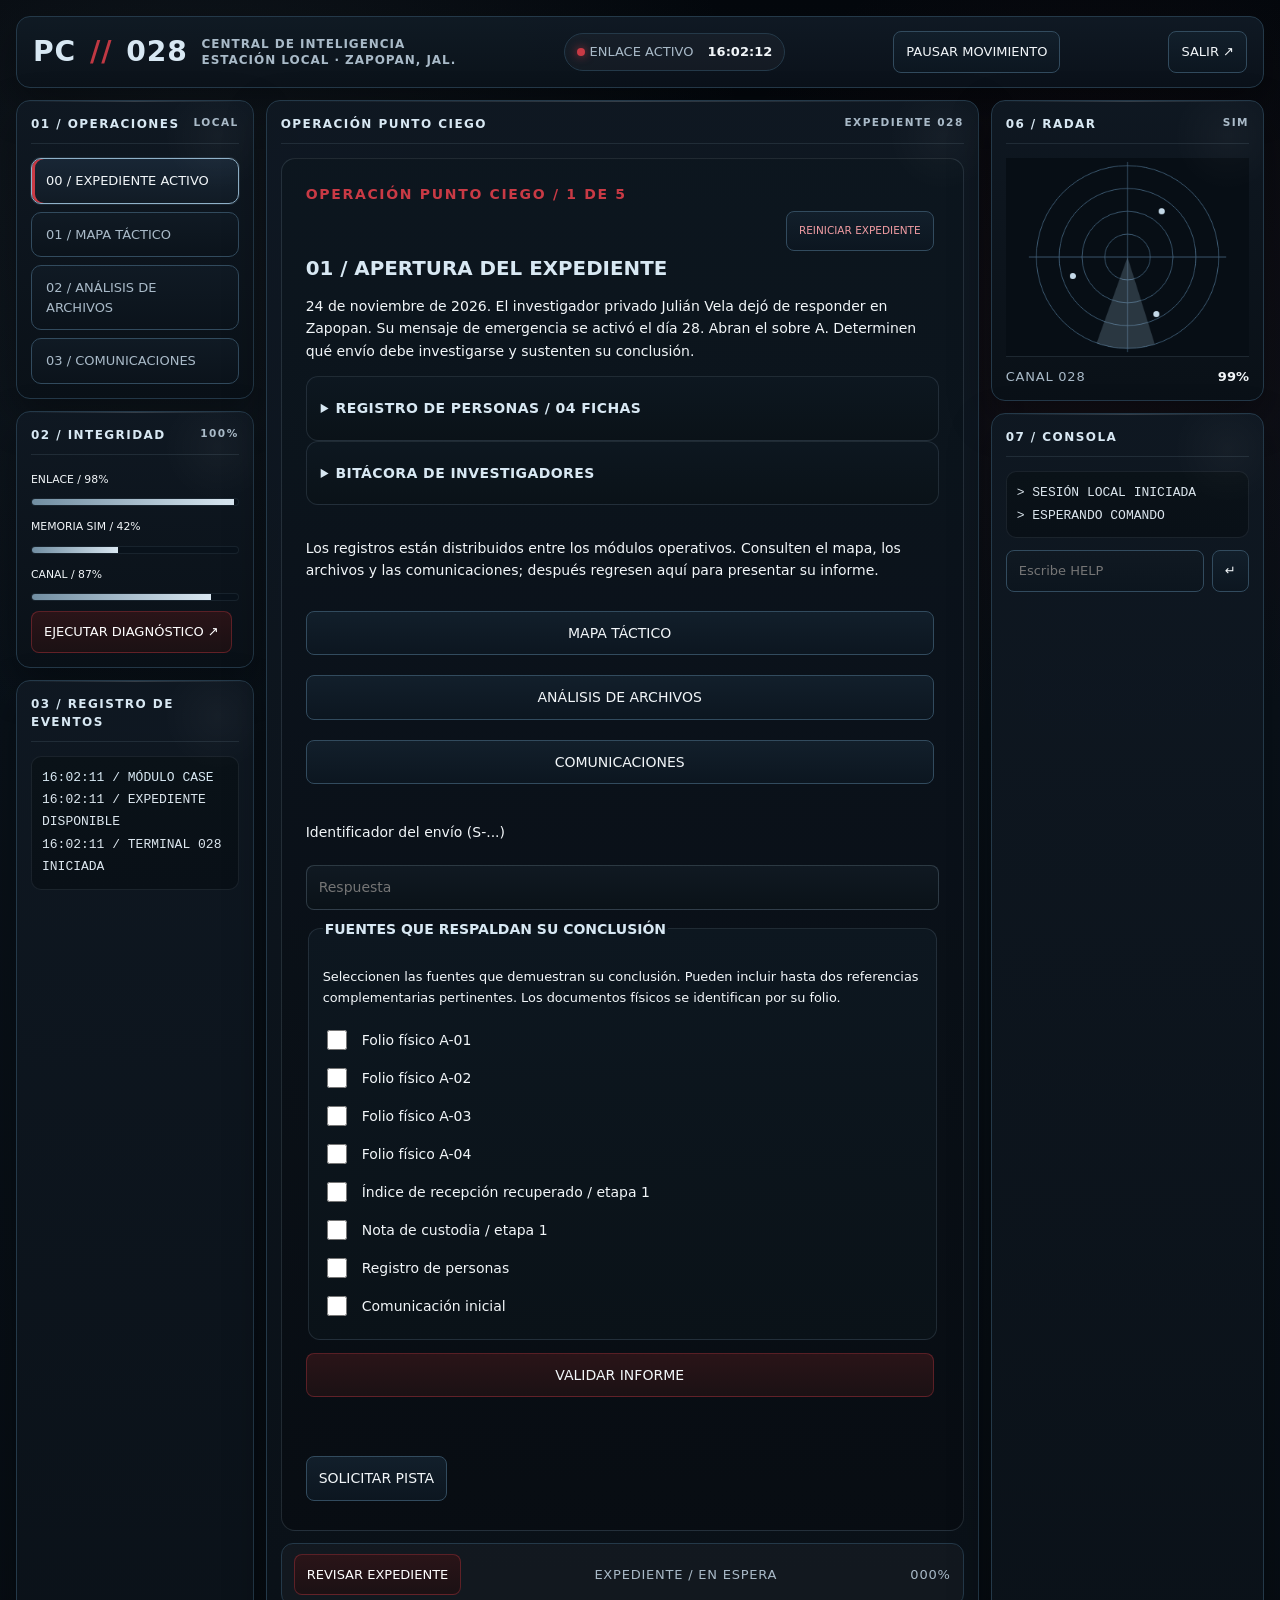
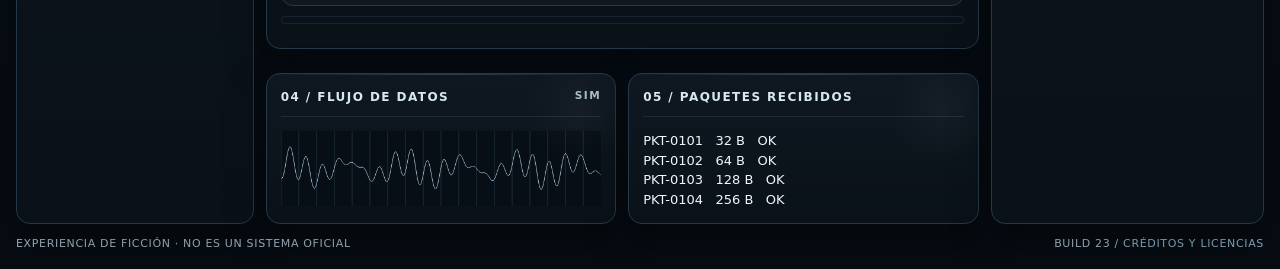
<file: punto-ciego/index.html>
<!doctype html><html lang="es"><head><meta charset="utf-8"><meta name="viewport" content="width=device-width,initial-scale=1"><title>Operación Punto Ciego</title><link rel="stylesheet" href="interface.css?v=23"></head><body><main><header><div class="brand">PC<span>//</span>028 <small>CENTRAL DE INTELIGENCIA<br>ESTACIÓN LOCAL · ZAPOPAN, JAL.</small></div><div class="live"><i></i> ENLACE ACTIVO <b id="clock"></b></div><button id="motion">PAUSAR MOVIMIENTO</button><button id="exit">SALIR ↗</button></header><div class="dashboard"><aside class="stack"><section class="panel"><h2>01 / OPERACIONES <span>LOCAL</span></h2><nav><button data-mode="case" class="active">00 / EXPEDIENTE ACTIVO</button><button data-mode="map" >01 / MAPA TÁCTICO</button><button data-mode="scan">02 / ANÁLISIS DE ARCHIVOS</button><button data-mode="comms">03 / COMUNICACIONES</button></nav></section><section class="panel"><h2>02 / INTEGRIDAD <span id="health">100%</span></h2><div id="meters"></div><button id="scan">EJECUTAR DIAGNÓSTICO ↗</button></section><section class="panel flex"><h2>03 / REGISTRO DE EVENTOS</h2><div id="log" aria-live="polite"></div></section></aside><section class="stack center"><div class="panel hero"><h2>OPERACIÓN PUNTO CIEGO <span>EXPEDIENTE 028</span></h2><div class="workspace" id="workspace"><div id="mapviewport" hidden><canvas id="map" width="1100" height="650" aria-label="Mapa tridimensional esquemático de sectores"></canvas><div id="maptag">MODELO TERRITORIAL 3D / SECTORES</div><div id="maptools"><button id="zoomIn" aria-label="Acercar">+</button><button id="zoomOut" aria-label="Alejar">−</button><button id="rotateLeft" aria-label="Girar a la izquierda">↶</button><button id="rotateRight" aria-label="Girar a la derecha">↷</button><button id="reset">CENTRAR</button></div><div id="maphud"><div id="maphint">VISTA AÉREA · ARRASTRA PARA ROTAR</div><div id="mapcoords">AZ −17° / EL 52° / 100%</div></div></div><div id="detail">SELECCIONA UN NODO PARA INSPECCIONARLO</div><section id="nodepanel" hidden aria-label="Registros del nodo"><div id="nodebuttons"></div><div id="nodefiles" aria-live="polite"></div></section><div id="content" hidden></div></div><div class="toolbar"><button id="action">INICIAR BARRIDO</button><span id="modeStatus">MAPA / EN ESPERA</span><span id="progressText">000%</span></div><div class="track"><i id="progress"></i></div></div><div class="lower"><section class="panel"><h2>04 / FLUJO DE DATOS <span>SIM</span></h2><canvas id="wave" width="540" height="125"></canvas></section><section class="panel"><h2>05 / PAQUETES RECIBIDOS</h2><div id="packets"></div></section></div></section><aside class="stack"><section class="panel"><h2>06 / RADAR <span>SIM</span></h2><canvas id="radar" width="320" height="260"></canvas><div class="readout"><span>CANAL 028</span><b id="signal">98%</b></div></section><section class="panel flex"><h2>07 / CONSOLA</h2><div id="terminal">&gt; SESIÓN LOCAL INICIADA<br>&gt; ESPERANDO COMANDO</div><form id="command"><input id="cmd" placeholder="Escribe HELP" aria-label="Comando de prueba" autocomplete="off"><button>↵</button></form></section></aside></div><footer>EXPERIENCIA DE FICCIÓN · NO ES UN SISTEMA OFICIAL <span>BUILD 23 / <a href="creditos.html" target="_blank" rel="noopener noreferrer">CRÉDITOS Y LICENCIAS</a></span></footer></main><script src="media.js?v=23"></script><script src="profiles.js?v=23"></script><script src="scenes.js?v=23"></script><script src="case.js?v=23"></script><script src="map3d.js?v=23"></script><script src="interface.js?v=23"></script></body></html>
</file>
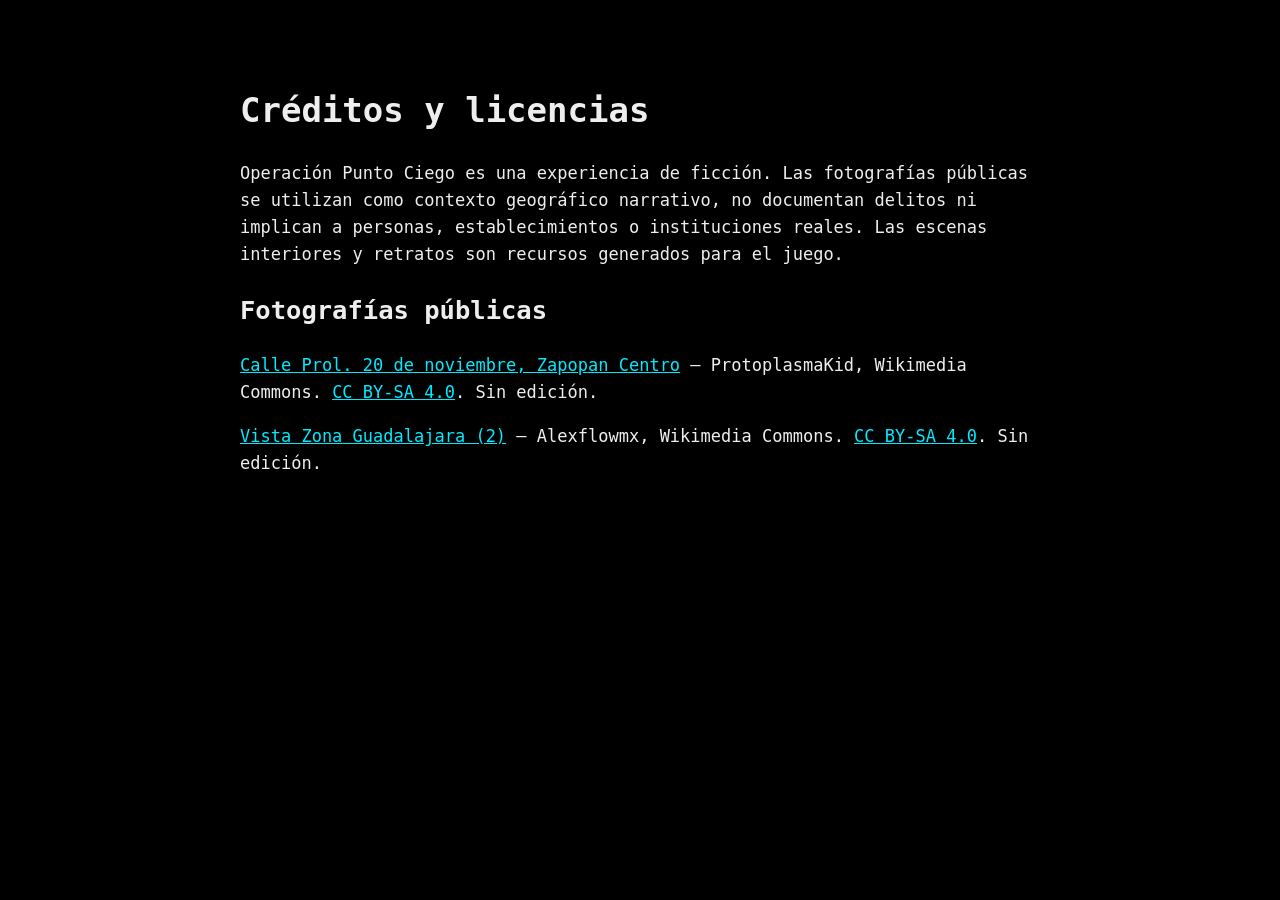
<file: punto-ciego/creditos.html>
<!doctype html><html lang="es"><meta charset="utf-8"><meta name="viewport" content="width=device-width,initial-scale=1"><title>Créditos y licencias</title><style>body{background:#000;color:#eee;font:17px/1.6 monospace;max-width:800px;margin:40px auto;padding:20px}a{color:#00eaff}</style><h1>Créditos y licencias</h1><p>Operación Punto Ciego es una experiencia de ficción. Las fotografías públicas se utilizan como contexto geográfico narrativo, no documentan delitos ni implican a personas, establecimientos o instituciones reales. Las escenas interiores y retratos son recursos generados para el juego.</p><h2>Fotografías públicas</h2><p><a href="https://commons.wikimedia.org/wiki/File:Calle_Prol._20_de_noviembre,_Zapopan_Centro.jpg">Calle Prol. 20 de noviembre, Zapopan Centro</a> — ProtoplasmaKid, Wikimedia Commons. <a href="https://creativecommons.org/licenses/by-sa/4.0/">CC BY-SA 4.0</a>. Sin edición.</p><p><a href="https://commons.wikimedia.org/wiki/File:Vista_Zona_Guadalajara_(2).jpg">Vista Zona Guadalajara (2)</a> — Alexflowmx, Wikimedia Commons. <a href="https://creativecommons.org/licenses/by-sa/4.0/">CC BY-SA 4.0</a>. Sin edición.</p></html>
</file>
<file: punto-ciego/interface.css>
:root{
  --bg:#071018;
  --bg2:#0a141d;
  --panel:#0d1721;
  --panel2:#101d28;
  --panel3:#132230;
  --line:#243949;
  --line2:#324b5e;
  --text:#f2f6f9;
  --muted:#a9bac8;
  --muted2:#8297a8;
  --steel:#6f8ea5;
  --accent:#8fb1c9;
  --accent-strong:#d8e8f3;
  --alert:#c93a45;
  --alert-soft:#842b33;
  --ok:#9eb6c6;
  --warn:#e0d4b1;
  --shadow:0 16px 40px rgba(0,0,0,.34);
}
*{box-sizing:border-box}
html,body{min-height:100%}
body{
  margin:0;
  color:var(--text);
  font:clamp(13px,.92vw,16px)/1.5 Inter,ui-sans-serif,system-ui,-apple-system,"Segoe UI",Roboto,Arial,sans-serif;
  background:
    radial-gradient(circle at 15% 10%,rgba(120,145,165,.10),transparent 28%),
    radial-gradient(circle at 85% 18%,rgba(180,60,74,.08),transparent 22%),
    linear-gradient(180deg,#04080d,#091119 38%,#060c12 100%);
}
main{padding:16px;max-width:2200px;margin:auto}
button,input,textarea{font:inherit}
button,input{
  color:var(--text);
  background:linear-gradient(180deg,#121f2b,#0c1620);
  border:1px solid var(--line2);
  padding:10px 12px;
  min-height:40px;
  border-radius:8px;
}
button{cursor:pointer;transition:background .18s,border-color .18s,transform .18s,box-shadow .18s,color .18s}
button:hover,button:focus-visible,button.active{
  background:linear-gradient(180deg,#182635,#111b25);
  border-color:var(--accent);
  box-shadow:0 0 0 1px rgba(157,185,206,.18),0 8px 20px rgba(0,0,0,.25);
}
button:active{transform:translateY(1px)}
button:disabled{opacity:.58;cursor:wait;box-shadow:none}
button:focus-visible,input:focus-visible,textarea:focus-visible,summary:focus-visible{outline:2px solid var(--accent-strong);outline-offset:3px}
header,footer,.toolbar,.readout{display:flex;align-items:center;justify-content:space-between;gap:12px}
header{
  margin-bottom:12px;
  padding:14px 16px;
  border:1px solid var(--line);
  border-radius:14px;
  background:linear-gradient(180deg,rgba(16,26,36,.96),rgba(11,18,26,.96));
  box-shadow:var(--shadow);
}
.brand{
  font-size:clamp(25px,2.2vw,42px);
  font-weight:800;
  color:var(--accent-strong);
  display:flex;
  align-items:center;
  gap:14px;
  letter-spacing:.03em;
}
.brand span{color:var(--alert);opacity:.95}
.brand small{
  font-size:12px;
  font-weight:600;
  line-height:1.35;
  color:var(--muted);
  letter-spacing:.08em;
  text-transform:uppercase;
}
.live{
  color:var(--muted);
  padding:8px 12px;
  border:1px solid var(--line);
  border-radius:999px;
  background:rgba(255,255,255,.03);
}
.live i{display:inline-block;background:var(--alert);width:8px;height:8px;border-radius:50%;box-shadow:0 0 10px rgba(201,58,69,.8)}
.live b{margin-left:10px;color:var(--text);font-weight:700}
.dashboard{display:grid;grid-template-columns:minmax(210px,1fr) minmax(450px,3fr) minmax(230px,1.15fr);gap:12px;min-height:calc(100vh - 130px)}
.stack{display:flex;flex-direction:column;gap:12px;min-width:0}
.panel{
  background:linear-gradient(180deg,rgba(15,24,34,.98),rgba(10,17,24,.98));
  border:1px solid var(--line);
  border-radius:14px;
  padding:14px;
  position:relative;
  min-width:0;
  overflow:hidden;
  box-shadow:var(--shadow);
}
.panel::before{
  content:"";
  position:absolute;
  inset:0 auto auto 0;
  width:100%;
  height:1px;
  background:linear-gradient(90deg,transparent,rgba(223,233,241,.18),transparent);
  pointer-events:none;
}
.panel::after{
  content:"";
  position:absolute;
  right:-20px;
  top:-20px;
  width:110px;
  height:110px;
  border-radius:50%;
  background:radial-gradient(circle,rgba(255,255,255,.03),transparent 70%);
  pointer-events:none;
}
.panel h2{
  display:flex;
  justify-content:space-between;
  gap:8px;
  align-items:flex-start;
  margin:0 0 14px;
  padding-bottom:10px;
  border-bottom:1px solid rgba(115,139,157,.18);
  color:var(--accent-strong);
  font-size:clamp(12px,.88vw,15px);
  letter-spacing:.12em;
  text-transform:uppercase;
  font-weight:800;
}
.panel h2 span{color:var(--muted);font-size:.88em;font-weight:700}
nav{display:grid;gap:8px}
nav button{
  text-align:left;
  padding:12px 12px 12px 14px;
  border-radius:10px;
  color:var(--muted);
  background:linear-gradient(180deg,#101a24,#0b131b);
}
nav button.active{
  color:var(--text);
  border-color:var(--accent);
  box-shadow:inset 3px 0 0 0 var(--alert),0 0 0 1px rgba(145,176,201,.12);
}
.flex{flex:1}
.hero{flex:1;display:flex;flex-direction:column}
.workspace{
  position:relative;
  flex:1;
  min-height:360px;
  overflow:hidden;
  border:1px solid rgba(124,146,161,.22);
  border-radius:14px;
  background:
    linear-gradient(180deg,rgba(13,22,31,.95),rgba(8,13,19,.98)),
    repeating-linear-gradient(0deg,rgba(255,255,255,.018) 0 1px,transparent 1px 3px);
  display:grid;
  place-items:center;
}
#map{width:100%;height:100%;position:absolute;inset:0;cursor:crosshair;filter:saturate(.84) contrast(1.02) brightness(.96)}
#maptag,#detail,#maptools{
  position:absolute;
  background:rgba(7,13,19,.9);
  color:var(--muted);
  border:1px solid rgba(138,161,179,.18);
  border-radius:10px;
  padding:9px 10px;
  font-size:12px;
  backdrop-filter:blur(7px);
}
#maptag{top:12px;left:12px;letter-spacing:.08em;text-transform:uppercase}
#detail{bottom:12px;left:12px;max-width:80%;line-height:1.45;color:var(--text)}
#maptools{right:12px;top:12px;display:grid;gap:6px}
#maptools button{padding:4px 8px;min-height:32px;border-radius:8px}
.toolbar{
  margin-top:12px;
  padding:10px 12px;
  border:1px solid var(--line);
  border-radius:12px;
  background:rgba(255,255,255,.03);
  gap:16px;
}
.toolbar button,#scan{border-color:rgba(201,58,69,.36);color:#fff;background:linear-gradient(180deg,#2a1418,#1b1114)}
.toolbar button:hover,#scan:hover{border-color:var(--alert);background:linear-gradient(180deg,#35161c,#211216)}
#modeStatus,#progressText,.readout span,footer{color:var(--muted);letter-spacing:.06em}
.track,.meter{height:8px;background:#09121b;border-radius:999px;overflow:hidden;margin:10px 0;border:1px solid rgba(132,154,172,.12)}
.track i,.meter i{display:block;height:100%;background:linear-gradient(90deg,#718ea2,#d9e7f1);width:0;transition:width .25s}
.lower{display:grid;grid-template-columns:1fr 1fr;gap:12px;margin-top:12px}
.lower canvas,#radar{width:100%;display:block}
#content{width:100%;padding:24px;max-height:100%;overflow:auto;font-size:clamp(14px,1vw,18px);line-height:1.6;color:var(--text)}
#content h3{color:var(--accent-strong);font-size:1.42em;line-height:1.28;margin:0 0 10px}
#content p{color:var(--text)}
#content button{margin:5px 5px 5px 0}
#content table{width:100%;border-collapse:collapse;border:1px solid rgba(135,160,180,.12);border-radius:12px;overflow:hidden}
td{padding:10px;border-bottom:1px solid rgba(135,160,180,.12);color:var(--text)}
#log,#terminal{
  font:13px/1.72 ui-monospace,SFMono-Regular,Menlo,Consolas,"Liberation Mono",monospace;
  max-height:420px;
  overflow:auto;
  color:#dce6ee;
  background:linear-gradient(180deg,#0a1218,#091017);
  border:1px solid rgba(145,167,184,.12);
  border-radius:10px;
  padding:10px;
}
#log div:first-child{color:var(--accent-strong)}
.note{display:block;font-size:11px;color:var(--muted);margin-bottom:8px}
#command{display:flex;margin-top:12px;gap:8px}
#cmd{width:100%;min-width:0;background:linear-gradient(180deg,#101922,#0c151e)}
.readout{border-top:1px solid rgba(115,139,157,.18);padding-top:10px}
.readout b{color:var(--text);font-weight:800}
footer{font-size:11px;padding:12px 0 0}footer a{color:var(--accent);text-decoration:none}footer a:hover{text-decoration:underline}[hidden]{display:none!important}

.case-kicker{color:var(--alert);font-weight:800;letter-spacing:.12em;text-transform:uppercase}
.case-files{display:grid;gap:10px;margin:18px 0}
.case-files details,.people,.scene-library,.case-sources,.case-notes{border:1px solid rgba(133,157,177,.18);padding:14px;background:linear-gradient(180deg,#0d1720,#0a1218);border-radius:12px}
.case-files summary,.people summary,.scene-library summary,.case-notes summary{cursor:pointer;color:var(--accent-strong);font-weight:800;letter-spacing:.03em}
.case-files p{white-space:pre-line;color:var(--text)}
.case-form{display:grid;gap:8px}
.case-form input,.case-form textarea{width:100%;border-color:rgba(133,157,177,.28);background:linear-gradient(180deg,#101922,#0a1218)}
.case-form button{color:var(--text);border-color:rgba(201,58,69,.35);background:linear-gradient(180deg,#2a1418,#1b1114)}
.case-form+ p{color:var(--warn);min-height:1.5em}
.workspace:has(.case-form){min-height:480px}
.pc-media{width:min(94vw,1400px);max-height:94vh;background:#071019;color:var(--text);border:1px solid var(--line2);padding:14px;border-radius:16px;box-shadow:0 24px 60px rgba(0,0,0,.55)}
.pc-media::backdrop{background:rgba(2,5,8,.88)}
.pc-media header{margin:0;border:none;background:none;box-shadow:none;padding:0;flex-wrap:wrap}
.mediaTools{display:flex;gap:10px;align-items:center;margin:10px 0;flex-wrap:wrap}
.mediaViewport{overflow:auto;max-height:70vh;background:#091219;border:1px solid rgba(140,163,180,.18);border-radius:12px}.mediaViewport img{display:block;max-width:none;height:auto}
.pc-media button{color:var(--text);border-color:rgba(145,176,201,.28)}
audio{max-width:100%;width:100%;margin:12px 0;filter:grayscale(.1) contrast(1.1)}
.case-files details button{font-size:.9em;color:var(--text)}
.people-grid{display:grid;grid-template-columns:repeat(4,minmax(0,1fr));gap:10px;margin-top:12px}.people-grid .person{display:flex;flex-direction:column;text-align:left;gap:6px;margin:0!important;padding:10px;min-width:0;background:linear-gradient(180deg,#101922,#0c141b);border:1px solid rgba(131,155,176,.16);border-radius:12px}.person img{width:100%;aspect-ratio:1;object-fit:cover;border:1px solid rgba(131,155,176,.25);border-radius:10px}.person strong{color:var(--text);font-size:1em}.person small{color:var(--muted);font-size:.78em;overflow-wrap:anywhere}@media(max-width:1150px){.people-grid{grid-template-columns:repeat(2,minmax(0,1fr))}}
#content details summary{padding:6px 0;cursor:pointer}#content .note{font-size:.85em;color:var(--muted)}#modeStatus{overflow-wrap:anywhere;min-width:0}
.case-sources legend{color:var(--accent-strong);font-weight:800}.case-sources p{font-size:.92em;color:var(--muted)}.case-sources label{display:flex;align-items:center;gap:12px;min-height:38px;cursor:pointer;color:var(--text)}.case-sources input[type=checkbox]{width:20px;height:20px;min-height:0;flex:none;accent-color:var(--alert)}.case-notes textarea{width:100%;min-height:110px;resize:vertical;background:#091119;color:var(--text);border:1px solid rgba(145,176,201,.22);font:inherit;padding:10px;margin-top:8px;border-radius:10px}.case-files details details{margin-top:8px}.case-sources label:has(input:checked){color:var(--accent-strong)}
.case-reset{float:right;font-size:.75em;color:#f09ca2}.case-reset+h3{clear:both}
.scene-library p{color:var(--muted);line-height:1.55}.scene-grid{display:grid;grid-template-columns:repeat(2,minmax(0,1fr));gap:12px}.scene-card{display:flex;flex-direction:column;text-align:left;gap:8px;padding:10px;min-width:0;background:linear-gradient(180deg,#101922,#0d151c);border:1px solid rgba(131,155,176,.16);border-radius:12px;color:var(--text)}.scene-card:hover,.scene-card:focus-visible{border-color:var(--accent);box-shadow:0 0 0 1px rgba(143,177,201,.15)}.scene-card img{display:block;width:100%;aspect-ratio:4/3;object-fit:cover;border-radius:10px}.scene-card small{color:var(--muted);font-size:11px;letter-spacing:.07em;text-transform:uppercase}.scene-card span{font-size:13px;line-height:1.45;color:var(--muted)}@media(max-width:600px){.scene-grid{grid-template-columns:1fr}}
.geo-context .scene-card a{color:var(--accent);display:block;overflow-wrap:anywhere;font-size:clamp(12px,1vw,16px);padding:4px 0}.geo-context .scene-card img{object-fit:contain;background:#091119}
.scene-card video{display:block;width:100%;aspect-ratio:1;object-fit:contain;background:#091119;border:1px solid rgba(131,155,176,.15);border-radius:10px;margin-bottom:10px}
.workspace.map-mode{display:block;min-height:0}.workspace.map-mode #map{position:relative;display:block;width:100%;height:auto;aspect-ratio:1100/650}.workspace.map-mode #detail{position:relative;left:auto;bottom:auto;max-width:100%;border-bottom:1px solid rgba(131,155,176,.16)}.workspace.map-mode #content{overflow:visible}.workspace.map-mode #maptag{max-width:75%}

@media(min-width:1400px){body{font-size:16px}.panel h2{font-size:14px}#log,#terminal,#maptag,#detail,#maptools{font-size:14px}.brand small{font-size:14px}#content{font-size:19px}footer{font-size:13px}}
@media(max-width:950px){.dashboard{grid-template-columns:1fr 2fr}.dashboard>aside:last-child{grid-column:1/-1;display:grid;grid-template-columns:repeat(2,1fr)}header{flex-wrap:wrap}}
@media(max-width:620px){main{padding:10px}.dashboard{display:flex;flex-direction:column}.dashboard>aside:last-child{display:flex}.lower{grid-template-columns:1fr}.workspace{min-height:340px}.brand{flex-wrap:wrap}.brand small{font-size:10px}header{border-radius:12px}.toolbar{flex-wrap:wrap}footer{flex-wrap:wrap}#content{padding:15px}.people-grid{grid-template-columns:repeat(2,minmax(0,1fr))}#content table td{padding:6px}}
/* V19: rotatable 3D sector index */
#map{filter:none;touch-action:none;cursor:grab;background:#070e15}#map:active{cursor:grabbing}#maptools{z-index:2}#maptag{pointer-events:none;z-index:1}#nodepanel{padding:14px 20px;border-bottom:1px solid var(--line);background:#0a131d}#nodebuttons{display:flex;flex-wrap:wrap;gap:6px;margin-bottom:10px}#nodebuttons button{font-size:12px;min-height:34px;padding:6px 9px;font-family:ui-monospace,monospace}#nodebuttons button.active{border-color:#c5dced;box-shadow:inset 0 -2px #c5dced}#nodefiles{color:var(--muted);font-size:14px}#nodefiles h3{margin:5px 0;color:var(--text);font-size:17px}#nodefiles .node-record{display:block;width:100%;text-align:left;margin:5px 0}#detail{border-radius:0}.workspace.map-mode #map{max-height:none;aspect-ratio:1100/650}
.workspace.map-mode #nodepanel,.workspace.map-mode #detail{width:100%;max-width:none;margin:0;box-sizing:border-box}#nodebuttons button{font-size:13px;flex:1 1 112px}#nodefiles .node-record{min-height:44px}@media(max-width:620px){#nodepanel{padding:10px}#maptag{font-size:10px;max-width:65%}#maptools{padding:4px;gap:3px}#maptools button{font-size:11px;min-height:25px;padding:3px 5px}}

/* V20: fixed aerial framing and legible overlay panels */
#mapviewport{position:relative;width:100%;overflow:hidden;background:#192732;isolation:isolate}
#maptag,#maptools,#maphint,#mapcoords{background:#071019f5;border:1px solid #536b7f;border-radius:8px;color:#edf5fc;box-shadow:0 4px 12px #0008;font-weight:600}
#maptag{max-width:calc(100% - 112px);padding:10px 12px;font-size:clamp(10px, .82vw,15px)}
#maphud{position:absolute;bottom:12px;left:12px;right:12px;display:flex;align-items:flex-end;justify-content:space-between;gap:6px;z-index:2;pointer-events:none}
#maphint,#mapcoords{padding:8px 11px;font:600 clamp(10px,.74vw,14px)/1.3 ui-monospace,Consolas,monospace;letter-spacing:.015em}#mapcoords{white-space:nowrap;text-align:right}#maphint{max-width:55%}
@media(max-width:620px){#maphud{left:5px;right:5px;bottom:5px;gap:4px}#maphint,#mapcoords{font-size:8px;padding:5px 6px}#maptag{top:5px;left:5px;padding:6px 8px}#maptools{top:5px;right:5px}}
</file>
